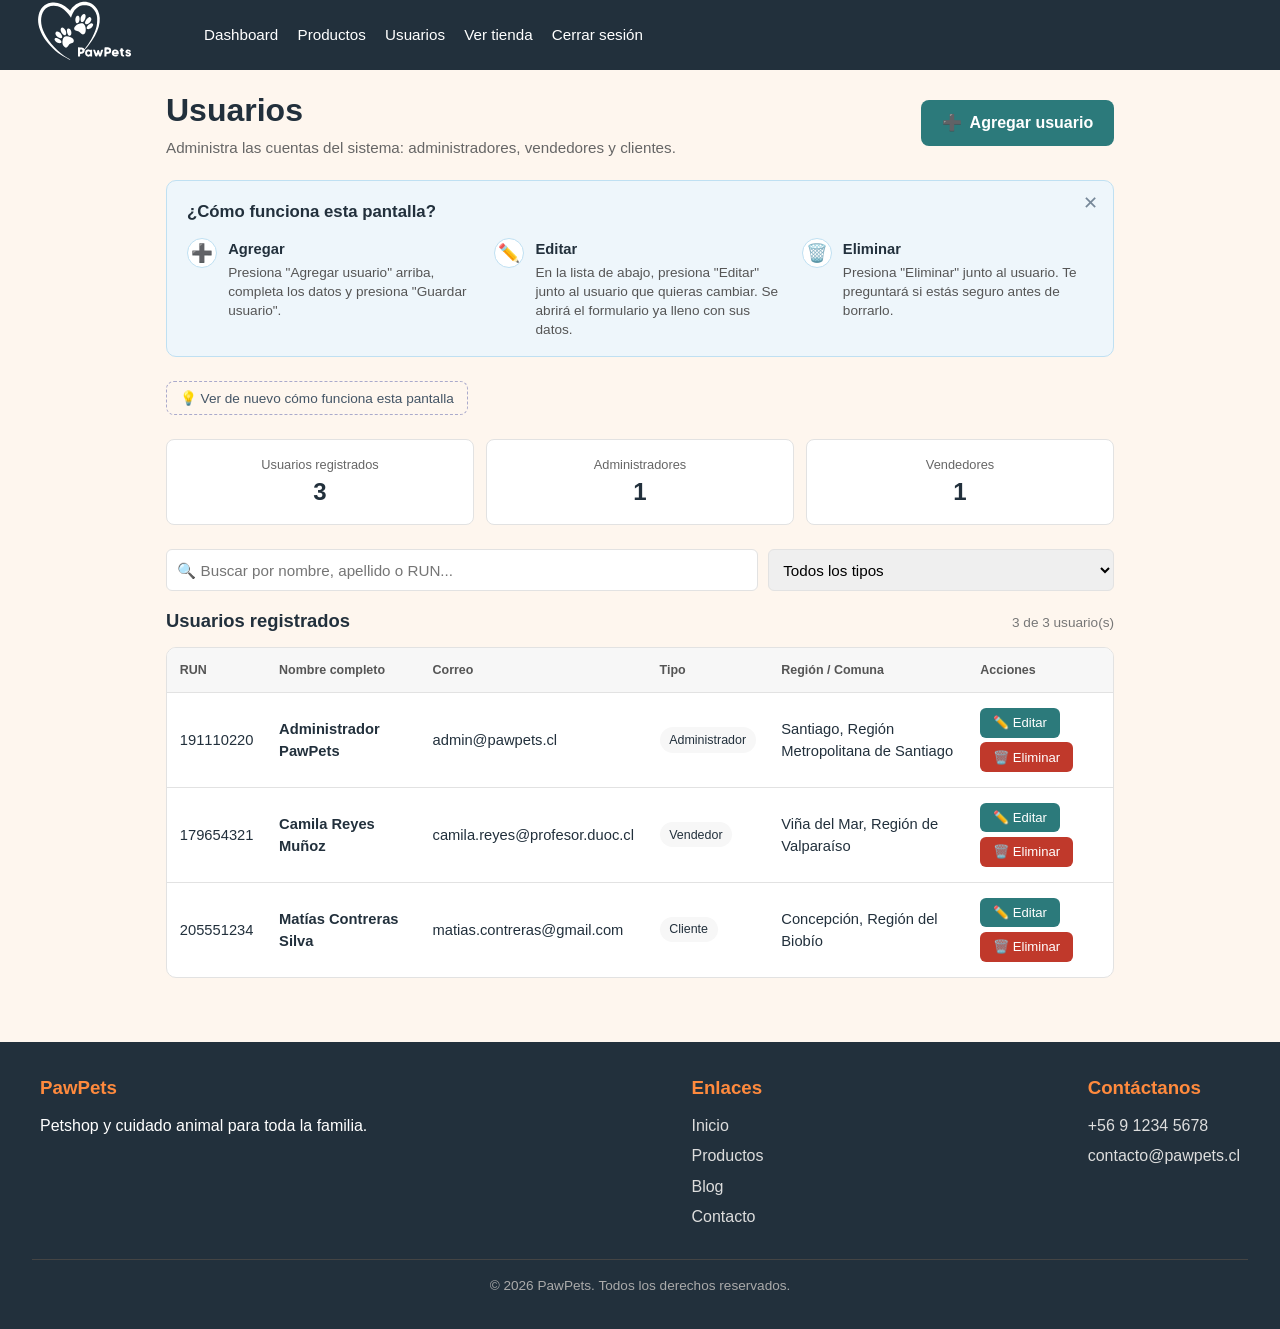
<file: pawpets/admin-usuarios.html>
<!DOCTYPE html>
<html lang="es">
<head>
  <meta charset="UTF-8">
  <meta name="viewport" content="width=device-width, initial-scale=1.0">
  <title>Administrar Usuarios | PawPets</title>
  <link rel="stylesheet" href="css/styles.css">
  <link rel="stylesheet" href="css/admin.css">
</head>
<body>

  <header>
    <div class="logo">
    <a href="admin-dashboard.html">
    <svg class="logo-svg" version="1.0" xmlns="http://www.w3.org/2000/svg"
    width="500.000000pt" height="500.000000pt" viewBox="0 0 500.000000 500.000000"
    preserveAspectRatio="xMidYMid meet">

    <g transform="translate(0.000000,500.000000) scale(0.100000,-0.100000)"
    fill="#000000" stroke="none">
    <path d="M1930 3603 c-54 -9 -128 -37 -181 -69 -60 -36 -168 -144 -194 -194
    l-15 -30 -61 60 c-175 174 -385 247 -591 206 -209 -41 -340 -173 -398 -402
    -106 -415 210 -979 752 -1341 91 -60 281 -163 303 -163 6 0 -29 23 -77 52
    -330 195 -635 517 -788 833 -141 291 -146 564 -16 761 112 169 381 207 594 84
    88 -51 214 -179 293 -300 l16 -24 18 54 c50 155 143 273 261 331 65 32 75 34
    174 34 93 0 111 -3 163 -27 115 -54 205 -168 242 -308 22 -82 19 -260 -5 -365
    -49 -210 -178 -468 -345 -690 l-58 -76 -27 26 c-24 23 -39 28 -109 32 l-81 6
    0 -157 0 -156 35 0 c35 0 35 0 35 44 l0 43 49 7 c60 8 101 48 101 100 0 21 8
    40 21 52 12 10 58 64 102 119 354 439 470 864 320 1175 -42 87 -138 189 -219
    232 -91 49 -211 68 -314 51z m8 -1592 c8 -5 12 -21 10 -37 -3 -26 -7 -29 -40
    -32 l-38 -3 0 40 c0 38 2 41 28 41 15 0 33 -4 40 -9z"/>
    <path d="M1947 3176 c-41 -38 -61 -86 -61 -148 -1 -89 47 -126 99 -74 62 62
    93 201 51 232 -29 21 -60 17 -89 -10z"/>
    <path d="M1758 3130 c-27 -16 -51 -94 -46 -145 15 -128 109 -126 137 3 10 50
    2 112 -19 137 -14 17 -47 19 -72 5z"/>
    <path d="M2155 3085 c-71 -36 -138 -153 -116 -201 8 -19 18 -24 48 -24 46 0
    93 31 127 83 37 58 42 94 18 126 -24 32 -39 35 -77 16z"/>
    <path d="M1815 2865 c-166 -68 -195 -215 -45 -232 50 -5 60 -11 107 -59 57
    -59 89 -68 132 -38 71 50 66 244 -10 325 -23 24 -35 29 -76 29 -28 0 -73 -11
    -108 -25z"/>
    <path d="M2179 2861 c-80 -50 -117 -141 -65 -161 56 -21 143 27 177 97 20 41
    20 45 5 68 -22 34 -61 32 -117 -4z"/>
    <path d="M1237 2732 c-36 -39 -10 -138 52 -200 45 -44 79 -52 103 -22 36 45
    15 136 -47 197 -47 47 -81 55 -108 25z"/>
    <path d="M1446 2704 c-38 -37 2 -196 55 -225 85 -45 110 140 30 220 -25 25
    -63 27 -85 5z"/>
    <path d="M1070 2602 c-53 -43 -7 -142 86 -188 91 -45 142 -12 106 69 -42 92
    -145 157 -192 119z"/>
    <path d="M1378 2453 c-40 -6 -75 -48 -87 -104 -23 -104 -8 -184 44 -236 57
    -57 99 -43 153 48 22 36 38 45 115 69 43 13 57 34 57 83 0 44 -34 81 -103 112
    -53 23 -130 35 -179 28z"/>
    <path d="M1032 2388 c-25 -25 -14 -69 27 -108 63 -60 169 -74 188 -24 26 68
    -163 184 -215 132z"/>
    <path d="M2687 2083 c-4 -3 -7 -73 -7 -155 l0 -148 35 0 c35 0 35 0 35 44 l0
    43 52 6 c73 9 103 40 103 106 0 58 -21 86 -74 101 -41 11 -134 13 -144 3z
    m143 -77 c6 -8 10 -25 8 -38 -2 -19 -10 -23 -45 -26 l-43 -3 0 40 c0 40 1 41
    34 41 18 0 39 -7 46 -14z"/>
    <path d="M3220 2035 c0 -16 -6 -25 -15 -25 -9 0 -15 -9 -15 -25 0 -15 6 -25
    14 -25 10 0 15 -19 18 -71 4 -82 25 -109 84 -109 29 0 34 3 34 24 0 18 -6 25
    -22 28 -21 3 -23 9 -26 66 -3 57 -1 62 18 62 15 0 20 6 20 25 0 18 -5 25 -20
    25 -15 0 -20 7 -20 25 0 22 -4 25 -35 25 -31 0 -35 -3 -35 -25z"/>
    <path d="M2095 2006 c-53 -23 -74 -97 -46 -165 22 -51 106 -81 140 -48 11 10
    14 10 18 0 3 -7 18 -13 34 -13 l29 0 0 115 0 115 -30 0 c-16 0 -30 -4 -30 -9
    0 -6 -12 -3 -27 5 -34 17 -49 17 -88 0z m95 -66 c11 -11 20 -29 20 -40 0 -24
    -34 -60 -57 -60 -46 0 -69 66 -36 102 21 24 48 23 73 -2z"/>
    <path d="M2993 2006 c-44 -20 -66 -58 -65 -113 0 -37 6 -52 30 -76 41 -41 104
    -48 151 -15 60 41 54 52 -26 44 -57 -6 -72 -4 -83 9 -11 13 -3 15 74 15 l86 0
    0 30 c0 86 -87 141 -167 106z m85 -58 c21 -21 13 -28 -33 -28 -43 0 -58 14
    -38 33 11 11 58 8 71 -5z"/>
    <path d="M3423 2010 c-44 -18 -57 -84 -24 -114 11 -10 38 -20 60 -23 48 -7 59
    -18 33 -32 -14 -7 -24 -6 -38 4 -29 22 -74 19 -74 -5 0 -34 39 -60 91 -60 58
    0 99 29 99 69 0 40 -21 62 -71 75 -25 6 -46 16 -48 21 -3 14 39 19 52 6 18
    -18 57 -13 57 7 0 43 -84 75 -137 52z"/>
    <path d="M2339 1898 c36 -109 39 -113 68 -116 28 -3 32 1 43 35 18 57 26 59
    40 9 12 -42 15 -46 44 -46 31 0 32 1 65 103 19 56 36 108 38 115 4 8 -6 12
    -29 12 -35 0 -35 -1 -55 -67 l-20 -68 -18 63 c-16 53 -22 62 -41 62 -19 0 -26
    -9 -40 -55 -10 -30 -20 -55 -23 -55 -3 0 -14 27 -24 60 -17 58 -18 60 -51 60
    l-35 0 38 -112z"/>
    </g>
    </svg>
    </a>
    </div>
    <nav>
      <ul>
        <li><a href="admin-dashboard.html">Dashboard</a></li>
        <li><a href="admin-productos.html">Productos</a></li>
        <li><a href="admin-usuarios.html">Usuarios</a></li>
        <li><a href="index.html">Ver tienda</a></li>
        <li><a href="login.html">Cerrar sesión</a></li>
      </ul>
    </nav>
  </header>

  <main class="admin-wrapper">

    <div class="admin-barra">
      <div>
        <h1>Usuarios</h1>
        <p>Administra las cuentas del sistema: administradores, vendedores y clientes.</p>
      </div>
      <button type="button" id="btn-toggle-form" class="btn-primario">
        <span aria-hidden="true">➕</span> Agregar usuario
      </button>
    </div>

    <!-- ======================= GUÍA RÁPIDA ======================= -->
    <div id="guia" class="admin-guia">
      <button type="button" id="btn-cerrar-guia" class="admin-guia-cerrar"
              aria-label="Cerrar guía rápida" title="Cerrar guía rápida">✕</button>
      <h2>¿Cómo funciona esta pantalla?</h2>
      <div class="admin-guia-pasos">
        <div class="admin-guia-paso">
          <div class="admin-guia-numero" aria-hidden="true">➕</div>
          <div>
            <strong>Agregar</strong>
            <p>Presiona "Agregar usuario" arriba, completa los datos y presiona "Guardar usuario".</p>
          </div>
        </div>
        <div class="admin-guia-paso">
          <div class="admin-guia-numero" aria-hidden="true">✏️</div>
          <div>
            <strong>Editar</strong>
            <p>En la lista de abajo, presiona "Editar" junto al usuario que quieras cambiar. Se abrirá el formulario ya lleno con sus datos.</p>
          </div>
        </div>
        <div class="admin-guia-paso">
          <div class="admin-guia-numero" aria-hidden="true">🗑️</div>
          <div>
            <strong>Eliminar</strong>
            <p>Presiona "Eliminar" junto al usuario. Te preguntará si estás seguro antes de borrarlo.</p>
          </div>
        </div>
      </div>
    </div>

    <button type="button" id="btn-reabrir-guia" class="admin-guia-reabrir" hidden>
      💡 Ver de nuevo cómo funciona esta pantalla
    </button>

    <div id="aviso" class="admin-aviso" role="status" aria-live="polite"></div>

    <section class="admin-stats">
      <div class="admin-stat">
        <span>Usuarios registrados</span>
        <strong id="stat-total">0</strong>
      </div>
      <div class="admin-stat">
        <span>Administradores</span>
        <strong id="stat-admins">0</strong>
      </div>
      <div class="admin-stat">
        <span>Vendedores</span>
        <strong id="stat-vendedores">0</strong>
      </div>
    </section>

    <!-- ======================= FORMULARIO (oculto al inicio) ======================= -->
    <form id="form-usuario" class="admin-form" novalidate hidden>

      <div class="admin-form-encabezado">
        <div>
          <h2 id="titulo-form">Nuevo usuario</h2>
          <p>Completa los campos marcados con <span class="marca-obligatorio">*</span> y presiona "Guardar usuario" al final.</p>
        </div>
      </div>

      <input type="hidden" id="usuario-id">

      <div class="admin-form-grid">

        <div class="campo">
          <label for="run">RUN <span class="marca-obligatorio">*</span></label>
          <p class="ayuda">Sin puntos ni guion. Ej: 19011022K</p>
          <input type="text" id="run" name="run" placeholder="19011022K" maxlength="9">
          <p class="mensaje-error" id="error-run"></p>
        </div>

        <div class="campo">
          <label for="nombre">Nombre <span class="marca-obligatorio">*</span></label>
          <input type="text" id="nombre" name="nombre" placeholder="Ej: Javiera" maxlength="50">
          <p class="mensaje-error" id="error-nombre"></p>
        </div>

        <div class="campo">
          <label for="apellidos">Apellidos <span class="marca-obligatorio">*</span></label>
          <input type="text" id="apellidos" name="apellidos" placeholder="Ej: Pérez Soto" maxlength="100">
          <p class="mensaje-error" id="error-apellidos"></p>
        </div>

        <div class="campo">
          <label for="correo">Correo electrónico <span class="marca-obligatorio">*</span></label>
          <p class="ayuda">Solo @duoc.cl, @profesor.duoc.cl o @gmail.com</p>
          <input type="email" id="correo" name="correo" placeholder="tuemail@duoc.cl" maxlength="100">
          <p class="mensaje-error" id="error-correo"></p>
        </div>

        <div class="campo">
          <label for="fecha-nacimiento">Fecha de nacimiento <span class="marca-opcional">(opcional)</span></label>
          <input type="date" id="fecha-nacimiento" name="fecha-nacimiento">
          <p class="mensaje-error" id="error-fecha-nacimiento"></p>
        </div>

        <div class="campo">
          <label for="tipo-usuario">Tipo de usuario <span class="marca-obligatorio">*</span></label>
          <select id="tipo-usuario" name="tipo-usuario">
            <option value="">Selecciona un tipo</option>
            <option value="administrador">Administrador</option>
            <option value="vendedor">Vendedor</option>
            <option value="cliente">Cliente</option>
          </select>
          <p class="mensaje-error" id="error-tipo-usuario"></p>
        </div>

        <div class="campo">
          <label for="region">Región <span class="marca-obligatorio">*</span></label>
          <select id="region" name="region">
            <option value="">Selecciona una región</option>
          </select>
          <p class="mensaje-error" id="error-region"></p>
        </div>

        <div class="campo">
          <label for="comuna">Comuna <span class="marca-obligatorio">*</span></label>
          <select id="comuna" name="comuna" disabled>
            <option value="">Primero selecciona una región</option>
          </select>
          <p class="mensaje-error" id="error-comuna"></p>
        </div>

      </div>

      <div class="campo" style="margin-top:1rem;">
        <label for="direccion">Dirección <span class="marca-obligatorio">*</span></label>
        <input type="text" id="direccion" name="direccion" placeholder="Ej: Av. Siempre Viva 742, depto 12" maxlength="300">
        <p class="mensaje-error" id="error-direccion"></p>
      </div>

      <div class="admin-form-acciones">
        <button type="submit" class="btn-primario" id="btn-guardar">
          <span aria-hidden="true">💾</span> Guardar usuario
        </button>
        <button type="button" class="btn-secundario" id="btn-cancelar">
          Cancelar
        </button>
      </div>
    </form>

    <!-- ======================= BUSCADOR ======================= -->
    <div class="admin-buscador">
      <input type="search" id="buscar" placeholder="🔍 Buscar por nombre, apellido o RUN...">
      <select id="filtro-tipo">
        <option value="todos">Todos los tipos</option>
        <option value="administrador">Administrador</option>
        <option value="vendedor">Vendedor</option>
        <option value="cliente">Cliente</option>
      </select>
    </div>

    <!-- ======================= LISTA ======================= -->
    <div class="admin-lista-titulo">
      <h2>Usuarios registrados</h2>
      <span id="contador-lista"></span>
    </div>

    <div id="contenedor-tabla" class="admin-tabla-scroll">
      <table class="admin-tabla">
        <thead>
          <tr>
            <th>RUN</th>
            <th>Nombre completo</th>
            <th>Correo</th>
            <th>Tipo</th>
            <th>Región / Comuna</th>
            <th>Acciones</th>
          </tr>
        </thead>
        <tbody id="tabla-usuarios"></tbody>
      </table>
    </div>

    <div id="estado-vacio" class="admin-vacio" style="display:none;">
      <span class="icono" aria-hidden="true">👤</span>
      <p id="mensaje-vacio">No hay usuarios que coincidan con tu búsqueda.</p>
      <button type="button" id="btn-vacio-accion" class="btn-primario">Agregar usuario</button>
    </div>

  </main>

  <footer>
    <div class="footer-contenido">
      <div>
        <h3>PawPets</h3>
        <p>Petshop y cuidado animal para toda la familia.</p>
      </div>
      <div>
        <h3>Enlaces</h3>
        <a href="index.html">Inicio</a>
        <a href="productos.html">Productos</a>
        <a href="blogs.html">Blog</a>
        <a href="contacto.html">Contacto</a>
      </div>
      <div>
        <h3>Contáctanos</h3>
        <a href="tel:+56912345678">+56 9 1234 5678</a>
        <a href="mailto:contacto@pawpets.cl">contacto@pawpets.cl</a>
      </div>
    </div>
    <div class="footer-bottom">
      <p>&copy; 2026 PawPets. Todos los derechos reservados.</p>
    </div>
  </footer>

  <script src="js/admin-usuarios.js"></script>
</body>
</html>
</file>
<file: pawpets/css/styles.css>
/* ===== RESET Y VARIABLES ===== */
* {
  margin: 0;
  padding: 0;
  box-sizing: border-box;
}

:root {
  --color-primario: #ff8a3d;
  --color-secundario: #2c7a7b;
  --color-oscuro: #22303c;
  --color-claro: #fef6ee;
  --color-error: #d64545;
  --color-exito: #2f9e44;
  --fuente-base: "Segoe UI", Arial, sans-serif;
}

body {
  font-family: var(--fuente-base);
  color: var(--color-oscuro);
  background-color: var(--color-claro);
  line-height: 1.5;
}

img {
  max-width: 100%;
  display: block;
}

a {
  text-decoration: none;
  color: inherit;
}

ul {
  list-style: none;
}

/* ===== HEADER Y NAV ===== */
header {
  background-color: var(--color-oscuro);
  color: #fff;
  padding: 0 1.5rem;
  display: flex;
  justify-content: space-between;
  align-items: center;
  height: 70px; /* Mantiene la barra compacta */
  position: relative; /* Permite posicionar el logo fuera del flujo */
}

/* Logo con posicionamiento absoluto para sobresalir */
header .logo {
  position: absolute;
  top: 0;
  left: 1.5rem;
  z-index: 10;
  height: 100%;
  display: flex;
  align-items: center;
}

/* El logo entero (texto o SVG) es un link que siempre vuelve al inicio */
header .logo a {
  display: flex;
  align-items: center;
  height: 100%;
  color: #fff;
  font-size: 1.5rem;
  font-weight: bold;
  text-decoration: none;
}

/* Control único de dimensiones y color del SVG */
.logo-svg {
  width: auto;
  height: 150px;
  display: block;
}

.logo-svg g,
.logo-svg path {
  fill: #ffffff !important;
}

/* El nav ocupa el resto del ancho del header, separando el menú principal de los íconos */
nav {
  flex: 1;
  margin-left: 180px;
  display: flex;
  align-items: center;
  justify-content: space-between;
}

/* Fallback: cualquier <ul> hijo directo de <nav> queda en fila, aunque no use
   las clases nav-principal/nav-iconos (por ejemplo, el <nav> simple del admin).
   No afecta a .dropdown-cuenta porque ese <ul> no es hijo directo de <nav>. */
nav > ul {
  display: flex;
  align-items: center;
  gap: 1.2rem;
}

.nav-principal,
.nav-iconos {
  display: flex;
  align-items: center;
  gap: 1.2rem;
}

nav a {
  color: #fff;
  font-size: 0.95rem;
  font-weight: 500;
  transition: color 0.2s;
}

nav a:hover,
nav a:focus {
  color: var(--color-primario);
}

/* ===== ÍCONOS DE CUENTA Y CARRITO (Bootstrap Icons) ===== */
.icono-cuenta,
.icono-carrito {
  display: flex;
  align-items: center;
  padding: 0.4rem;
  cursor: pointer;
}

.icono-cuenta i,
.icono-carrito i {
  font-size: 1.35rem;
  color: #fff;
  transition: color 0.2s;
}

.icono-cuenta:hover i,
.icono-cuenta:focus i,
.icono-carrito:hover i,
.icono-carrito:focus i {
  color: var(--color-primario);
}

.menu-cuenta {
  position: relative;
  display: flex;
  align-items: center;
}

.dropdown-cuenta {
  display: none;
  position: absolute;
  top: 100%;
  right: 0;
  background: #fff;
  border-radius: 8px;
  box-shadow: 0 4px 14px rgba(0, 0, 0, 0.15);
  min-width: 170px;
  padding: 0.4rem 0;
  z-index: 20;
  flex-direction: column;
  gap: 0;
}

.dropdown-cuenta li {
  list-style: none;
}

.dropdown-cuenta a {
  display: block;
  padding: 0.65rem 1rem;
  color: var(--color-oscuro, #222);
  font-weight: 500;
  white-space: nowrap;
}

.dropdown-cuenta a:hover {
  background-color: #f2f2f2;
  color: var(--color-primario);
}

/* Se muestra al pasar el mouse por el ícono o el propio menú desplegado */
.menu-cuenta:hover .dropdown-cuenta,
.menu-cuenta:focus-within .dropdown-cuenta {
  display: flex;
}

/* ===== MAIN / SECCIONES ===== */
main {
  max-width: 1200px;
  margin: 0 auto;
  padding: 2rem 1.5rem;
}

.hero {
  background-color: var(--color-secundario);
  color: #fff;
  border-radius: 12px;
  padding: 3rem 2rem;
  text-align: center;
  margin-bottom: 2.5rem;
}

.hero h1 {
  font-size: 2rem;
  margin-bottom: 0.75rem;
}

.btn {
  display: inline-block;
  background-color: var(--color-primario);
  color: #fff;
  border: none;
  padding: 0.75rem 1.5rem;
  border-radius: 8px;
  font-size: 1rem;
  cursor: pointer;
  transition: transform 0.15s, background-color 0.2s;
}

.btn:hover {
  background-color: #e5732a;
  transform: translateY(-2px);
}

/* ===== TARJETAS DE PRODUCTOS / CATEGORIAS / BLOG ===== */
.grid {
  display: grid;
  grid-template-columns: repeat(auto-fit, minmax(220px, 1fr));
  gap: 1.5rem;
  margin-bottom: 2.5rem;
}

.card {
  background: #fff;
  border-radius: 10px;
  overflow: hidden;
  box-shadow: 0 2px 8px rgba(0, 0, 0, 0.08);
  transition: transform 0.2s;
}

/* Solo las tarjetas dentro de una grilla (Blog, Productos, Adopción) se estiran en columna.
   El carrito también usa la clase .card pero en fila (no está dentro de .grid), así que no le afecta. */
.grid .card {
  display: flex;
  flex-direction: column;
  height: 100%;
}

.card:hover {
  transform: translateY(-4px);
}

.card img {
  height: 160px;
  width: 100%;
  object-fit: cover;
  object-position: center;
}

.card img.foto-arriba {
  object-position: top;
}

.card-body {
  padding: 1rem;
  display: flex;
  flex-direction: column;
  flex: 1;
}

.card-body h3 {
  margin-bottom: 0.5rem;
}

.card-body p {
  margin-bottom: 1rem;
  flex: 1;
}

.card-body .btn {
  display: block;
  text-align: center;
  margin-top: auto;
}

section > h2 {
  margin-bottom: 1.25rem;
  color: var(--color-secundario);
}

/* ===== VIDEO EMBEBIDO ===== */
.video-wrapper {
  position: relative;
  padding-bottom: 56.25%;
  height: 0;
  overflow: hidden;
  border-radius: 10px;
  margin-bottom: 2.5rem;
}

.video-wrapper iframe {
  position: absolute;
  top: 0;
  left: 0;
  width: 100%;
  height: 100%;
  border: none;
}

/* ===== BOTÓN "VOLVER" (blog, detalle de producto) ===== */
.volver {
  display: inline-flex;
  align-items: center;
  gap: 0.4rem;
  margin: 1.5rem 0;
  background-color: var(--color-primario);
  color: #fff;
  border: none;
  padding: 0.6rem 1.3rem;
  border-radius: 8px;
  font-size: 1rem;
  font-weight: 600;
  transition: transform 0.15s, background-color 0.2s;
}

.volver:hover {
  background-color: #e5732a;
  transform: translateY(-2px);
}

/* ===== ARTÍCULO DE BLOG (detalle) ===== */
.articulo-blog {
  max-width: 760px;
  margin: 0 auto 2.5rem;
  background: #fff;
  padding: 2rem;
  border-radius: 10px;
  box-shadow: 0 2px 8px rgba(0, 0, 0, 0.08);
}

.articulo-blog img {
  width: 100%;
  max-height: 360px;
  object-fit: cover;
  border-radius: 8px;
  margin-bottom: 1.5rem;
}

.articulo-blog h1 {
  color: var(--color-secundario);
  margin-bottom: 1rem;
}

.articulo-blog h2 {
  color: var(--color-primario);
  margin: 1.5rem 0 0.5rem;
}

.articulo-blog p {
  margin-bottom: 0.75rem;
}

.articulo-blog ul {
  list-style: disc;
  margin: 0 0 1rem 1.5rem;
}

.articulo-blog li {
  margin-bottom: 0.4rem;
}

.articulo-blog a {
  color: var(--color-secundario);
  font-weight: 600;
  text-decoration: underline;
}

/* ===== FORMULARIOS (login, registro, contacto) ===== */
form {
  max-width: 480px;
  margin: 0 auto;
  background: #fff;
  padding: 2rem;
  border-radius: 10px;
  box-shadow: 0 2px 8px rgba(0, 0, 0, 0.08);
}

.campo {
  margin-bottom: 1.25rem;
  display: flex;
  flex-direction: column;
}

.campo label {
  margin-bottom: 0.4rem;
  font-weight: 600;
}

.campo input,
.campo select,
.campo textarea {
  padding: 0.6rem;
  border: 1px solid #ccc;
  border-radius: 6px;
  font-size: 1rem;
}

.campo textarea {
  resize: none;
  overflow-y: hidden;
  min-height: 3rem;
}

.campo input:focus,
.campo textarea:focus {
  outline: 2px solid var(--color-secundario);
}

.mensaje-error {
  color: var(--color-error);
  font-size: 0.85rem;
  margin-top: 0.3rem;
  min-height: 1.1rem;
}

.campo.invalido input,
.campo.invalido textarea {
  border-color: var(--color-error);
}

.campo.valido input,
.campo.valido textarea {
  border-color: var(--color-exito);
}

/* ===== FOOTER ===== */
footer {
  background-color: var(--color-oscuro);
  color: #fff;
  padding: 2rem;
  margin-top: 3rem;
}

.footer-contenido {
  max-width: 1200px;
  margin: 0 auto;
  display: flex;
  flex-wrap: wrap;
  justify-content: space-between;
  gap: 1.5rem;
}

.footer-contenido h3 {
  margin-bottom: 0.75rem;
  color: var(--color-primario);
}

.footer-contenido a {
  display: block;
  margin-bottom: 0.4rem;
  color: #ddd;
}

.footer-bottom {
  text-align: center;
  margin-top: 1.5rem;
  padding-top: 1rem;
  border-top: 1px solid #444;
  font-size: 0.85rem;
  color: #aaa;
}
</file>
<file: pawpets/css/admin.css>
/* ============================================================
   admin.css — Panel de administración de productos.
   Enfoque: que cualquier persona entienda QUÉ puede hacer y
   CÓMO hacerlo con solo mirar la pantalla, sin explicación previa.
   ============================================================ */

:root {
  --admin-borde: #e2e2e2;
  --admin-fondo-suave: #f7f7f7;
  --admin-peligro: #c0392b;
  --admin-alerta: #e67e22;
  --admin-info-fondo: #eef6fb;
  --admin-info-borde: #bfe0f2;
}

.admin-wrapper {
  max-width: 980px;
  margin: 0 auto;
  padding: 1rem;
}

/* ---------- Encabezado ---------- */
.admin-barra {
  display: flex;
  flex-wrap: wrap;
  justify-content: space-between;
  align-items: center;
  gap: 1rem;
  margin-bottom: 1.25rem;
}

.admin-barra h1 { margin-bottom: 0.2rem; }
.admin-barra p  { margin: 0; color: #666; font-size: 0.95rem; }

/* ---------- Guía rápida: "cómo funciona esta pantalla" ---------- */
/* Siempre visible al abrir la página, para que nadie tenga que
   adivinar qué hace cada botón. Se puede cerrar y queda cerrada
   la próxima vez (se guarda en localStorage). */
.admin-guia {
  background: var(--admin-info-fondo);
  border: 1px solid var(--admin-info-borde);
  border-radius: 10px;
  padding: 1.1rem 1.25rem;
  margin-bottom: 1.5rem;
  position: relative;
}

.admin-guia h2 {
  margin: 0 0 0.9rem;
  font-size: 1.05rem;
}

.admin-guia-pasos {
  display: grid;
  grid-template-columns: repeat(auto-fit, minmax(220px, 1fr));
  gap: 1rem;
}

.admin-guia-paso {
  display: flex;
  gap: 0.7rem;
  align-items: flex-start;
}

/* Círculo numerado: SÍ corresponde aquí, porque agregar/editar/
   eliminar realmente se explican mejor como una secuencia. */
.admin-guia-numero {
  flex-shrink: 0;
  width: 30px;
  height: 30px;
  border-radius: 50%;
  background: #fff;
  border: 1px solid var(--admin-info-borde);
  display: flex;
  align-items: center;
  justify-content: center;
  font-size: 1.1rem;
}

.admin-guia-paso strong {
  display: block;
  font-size: 0.92rem;
  margin-bottom: 0.15rem;
}

.admin-guia-paso p {
  margin: 0;
  font-size: 0.85rem;
  color: #555;
  line-height: 1.4;
}

.admin-guia-cerrar {
  position: absolute;
  top: 0.6rem;
  right: 0.7rem;
  background: none;
  border: none;
  font-size: 1.1rem;
  color: #789;
  cursor: pointer;
  line-height: 1;
  padding: 0.25rem;
}
.admin-guia-cerrar:hover { color: #345; }

/* Botón chico para volver a abrir la guía si la cerraron */
.admin-guia-reabrir {
  background: none;
  border: 1px dashed #aac;
  color: #456;
  border-radius: 8px;
  padding: 0.5rem 0.8rem;
  font-size: 0.85rem;
  cursor: pointer;
  margin-bottom: 1.5rem;
  display: inline-flex;
  align-items: center;
  gap: 0.4rem;
}
.admin-guia-reabrir:hover { background: var(--admin-info-fondo); }

/* ---------- Botón principal ---------- */
.btn-primario {
  background: var(--color-secundario, #0277bd);
  color: #fff;
  border: none;
  padding: 0.85rem 1.3rem;
  border-radius: 8px;
  font-size: 1rem;
  font-weight: 600;
  cursor: pointer;
  white-space: nowrap;
  display: inline-flex;
  align-items: center;
  gap: 0.5rem;
}
.btn-primario:hover { opacity: 0.9; }

.btn-secundario {
  background: #fff;
  color: #444;
  border: 1px solid var(--admin-borde);
  padding: 0.85rem 1.3rem;
  border-radius: 8px;
  font-size: 1rem;
  font-weight: 600;
  cursor: pointer;
}
.btn-secundario:hover { background: var(--admin-fondo-suave); }

/* ---------- Estadísticas ---------- */
.admin-stats {
  display: grid;
  grid-template-columns: repeat(auto-fit, minmax(160px, 1fr));
  gap: 0.75rem;
  margin-bottom: 1.5rem;
}

.admin-stat {
  background: #fff;
  border: 1px solid var(--admin-borde);
  border-radius: 8px;
  padding: 0.9rem 1rem;
  text-align: center;
}

.admin-stat span { display: block; font-size: 0.8rem; color: #666; }
.admin-stat strong { font-size: 1.5rem; color: var(--color-oscuro, #333); }

/* ---------- Formulario ---------- */
.admin-form {
  background: #fff;
  border: 1px solid var(--admin-borde);
  border-radius: 10px;
  padding: 1.5rem;
  margin-bottom: 1.5rem;
}

.admin-form[hidden] { display: none; }

.admin-form-encabezado {
  display: flex;
  justify-content: space-between;
  align-items: flex-start;
  gap: 1rem;
  margin-bottom: 1.25rem;
  padding-bottom: 1rem;
  border-bottom: 1px solid var(--admin-borde);
}

.admin-form-encabezado h2 { margin: 0 0 0.25rem; }
.admin-form-encabezado p { margin: 0; font-size: 0.85rem; color: #777; }

.admin-form-grid {
  display: grid;
  grid-template-columns: repeat(auto-fit, minmax(220px, 1fr));
  gap: 1.1rem;
}

.admin-form .campo { display: flex; flex-direction: column; }

.admin-form label {
  font-weight: 600;
  margin-bottom: 0.3rem;
  font-size: 0.9rem;
}

/* Marca clara de si el campo es obligatorio u opcional, para
   que nadie se quede pegado adivinando por qué no puede guardar */
.admin-form label .marca-obligatorio { color: var(--admin-peligro); }
.admin-form label .marca-opcional {
  color: #999;
  font-weight: 400;
  font-size: 0.8rem;
}

.admin-form .ayuda {
  font-size: 0.78rem;
  color: #888;
  margin: -0.15rem 0 0.35rem;
}

.admin-form input,
.admin-form select,
.admin-form textarea {
  padding: 0.7rem;
  border: 1px solid var(--admin-borde);
  border-radius: 6px;
  font-family: inherit;
  font-size: 1rem;
  width: 100%;
  box-sizing: border-box;
}

.admin-form input:focus,
.admin-form select:focus,
.admin-form textarea:focus {
  outline: 2px solid var(--color-secundario, #0277bd);
  outline-offset: 1px;
}

.admin-form input.invalido,
.admin-form select.invalido,
.admin-form textarea.invalido {
  border-color: var(--admin-peligro);
}

.admin-form .mensaje-error {
  color: var(--admin-peligro);
  font-size: 0.8rem;
  margin: 0.3rem 0 0;
  min-height: 1rem;
  display: flex;
  align-items: center;
  gap: 0.3rem;
}

.admin-form-acciones {
  display: flex;
  gap: 0.75rem;
  flex-wrap: wrap;
  margin-top: 1.4rem;
  padding-top: 1.1rem;
  border-top: 1px solid var(--admin-borde);
}

/* ---------- Buscador ---------- */
.admin-buscador {
  display: flex;
  flex-wrap: wrap;
  gap: 0.6rem;
  margin-bottom: 1rem;
}

.admin-buscador input,
.admin-buscador select {
  padding: 0.65rem;
  border-radius: 6px;
  border: 1px solid var(--admin-borde);
  font-family: inherit;
  font-size: 0.95rem;
}

.admin-buscador input { flex: 2 1 220px; }
.admin-buscador select { flex: 1 1 160px; }

/* ---------- Encabezado de la lista ---------- */
.admin-lista-titulo {
  display: flex;
  justify-content: space-between;
  align-items: baseline;
  margin-bottom: 0.75rem;
}
.admin-lista-titulo h2 { margin: 0; font-size: 1.15rem; }
.admin-lista-titulo span { font-size: 0.85rem; color: #777; }

/* ---------- Tabla ---------- */
.admin-tabla-scroll {
  border: 1px solid var(--admin-borde);
  border-radius: 10px;
  background: #fff;
  overflow: hidden;
}

.admin-tabla { width: 100%; border-collapse: collapse; }

.admin-tabla th,
.admin-tabla td {
  padding: 0.8rem;
  border-bottom: 1px solid var(--admin-borde);
  text-align: left;
  vertical-align: middle;
  font-size: 0.92rem;
}

.admin-tabla thead th {
  background: var(--admin-fondo-suave);
  font-size: 0.78rem;
  color: #555;
  text-transform: none;
}

.admin-tabla tbody tr:last-child td { border-bottom: none; }
.admin-tabla tbody tr:hover { background: #fafcff; }

.admin-miniatura {
  width: 52px;
  height: 52px;
  object-fit: cover;
  border-radius: 6px;
  display: block;
  background: var(--admin-fondo-suave);
}

.admin-etiqueta {
  display: inline-block;
  padding: 0.2rem 0.6rem;
  border-radius: 999px;
  background: var(--admin-fondo-suave);
  font-size: 0.78rem;
  white-space: nowrap;
}

.stock-ok      { color: var(--color-exito, #2e7d32); font-weight: 600; }
.stock-bajo    { color: var(--admin-alerta);         font-weight: 600; }
.stock-agotado { color: var(--admin-peligro);        font-weight: 600; }

.btn-mini {
  padding: 0.45rem 0.8rem;
  font-size: 0.82rem;
  border: none;
  border-radius: 6px;
  cursor: pointer;
  color: #fff;
  font-family: inherit;
  margin: 0.15rem 0.15rem 0.15rem 0;
  display: inline-flex;
  align-items: center;
  gap: 0.3rem;
}

.btn-editar   { background: var(--color-secundario, #0277bd); }
.btn-eliminar { background: var(--admin-peligro); }
.btn-mini:hover { opacity: 0.85; }

/* ---------- Estado vacío (sin productos, o sin resultados) ---------- */
.admin-vacio {
  text-align: center;
  padding: 3rem 1.5rem;
  color: #666;
  border: 1px dashed var(--admin-borde);
  border-radius: 10px;
  background: #fff;
}
.admin-vacio .icono { font-size: 2.2rem; display: block; margin-bottom: 0.6rem; }
.admin-vacio p { margin: 0 0 1rem; }

/* ---------- Aviso de resultado ---------- */
.admin-aviso {
  padding: 0.9rem 1.1rem;
  border-radius: 8px;
  margin-bottom: 1rem;
  display: none;
  font-weight: 600;
  align-items: center;
  gap: 0.5rem;
}
.admin-aviso.exito { background: #e8f5e9; color: #2e7d32; display: flex; }
.admin-aviso.error { background: #fdecea; color: #c0392b; display: flex; }

/* ============================================================
   RESPONSIVE: bajo 640px la tabla se convierte en tarjetas.
   ============================================================ */
@media (max-width: 640px) {
  .admin-tabla thead { display: none; }

  .admin-tabla, .admin-tabla tbody, .admin-tabla tr, .admin-tabla td {
    display: block;
    width: 100%;
  }

  .admin-tabla tr {
    border-bottom: 8px solid var(--admin-fondo-suave);
    padding: 0.75rem 0;
  }

  .admin-tabla td {
    border-bottom: none;
    padding: 0.35rem 0.75rem;
    display: flex;
    justify-content: space-between;
    align-items: center;
    gap: 0.75rem;
    text-align: right;
  }

  .admin-tabla td::before {
    content: attr(data-label);
    font-weight: 600;
    color: #666;
    font-size: 0.8rem;
    text-align: left;
  }

  .admin-tabla td[data-label="Imagen"]::before,
  .admin-tabla td[data-label="Acciones"]::before {
    content: "";
  }

  .admin-tabla td[data-label="Imagen"] { justify-content: center; }
  .admin-tabla td[data-label="Acciones"] {
    justify-content: flex-end;
    flex-wrap: wrap;
  }

  .admin-buscador input,
  .admin-buscador select { flex: 1 1 100%; }

  .admin-form-encabezado { flex-direction: column; }
}
</file>
